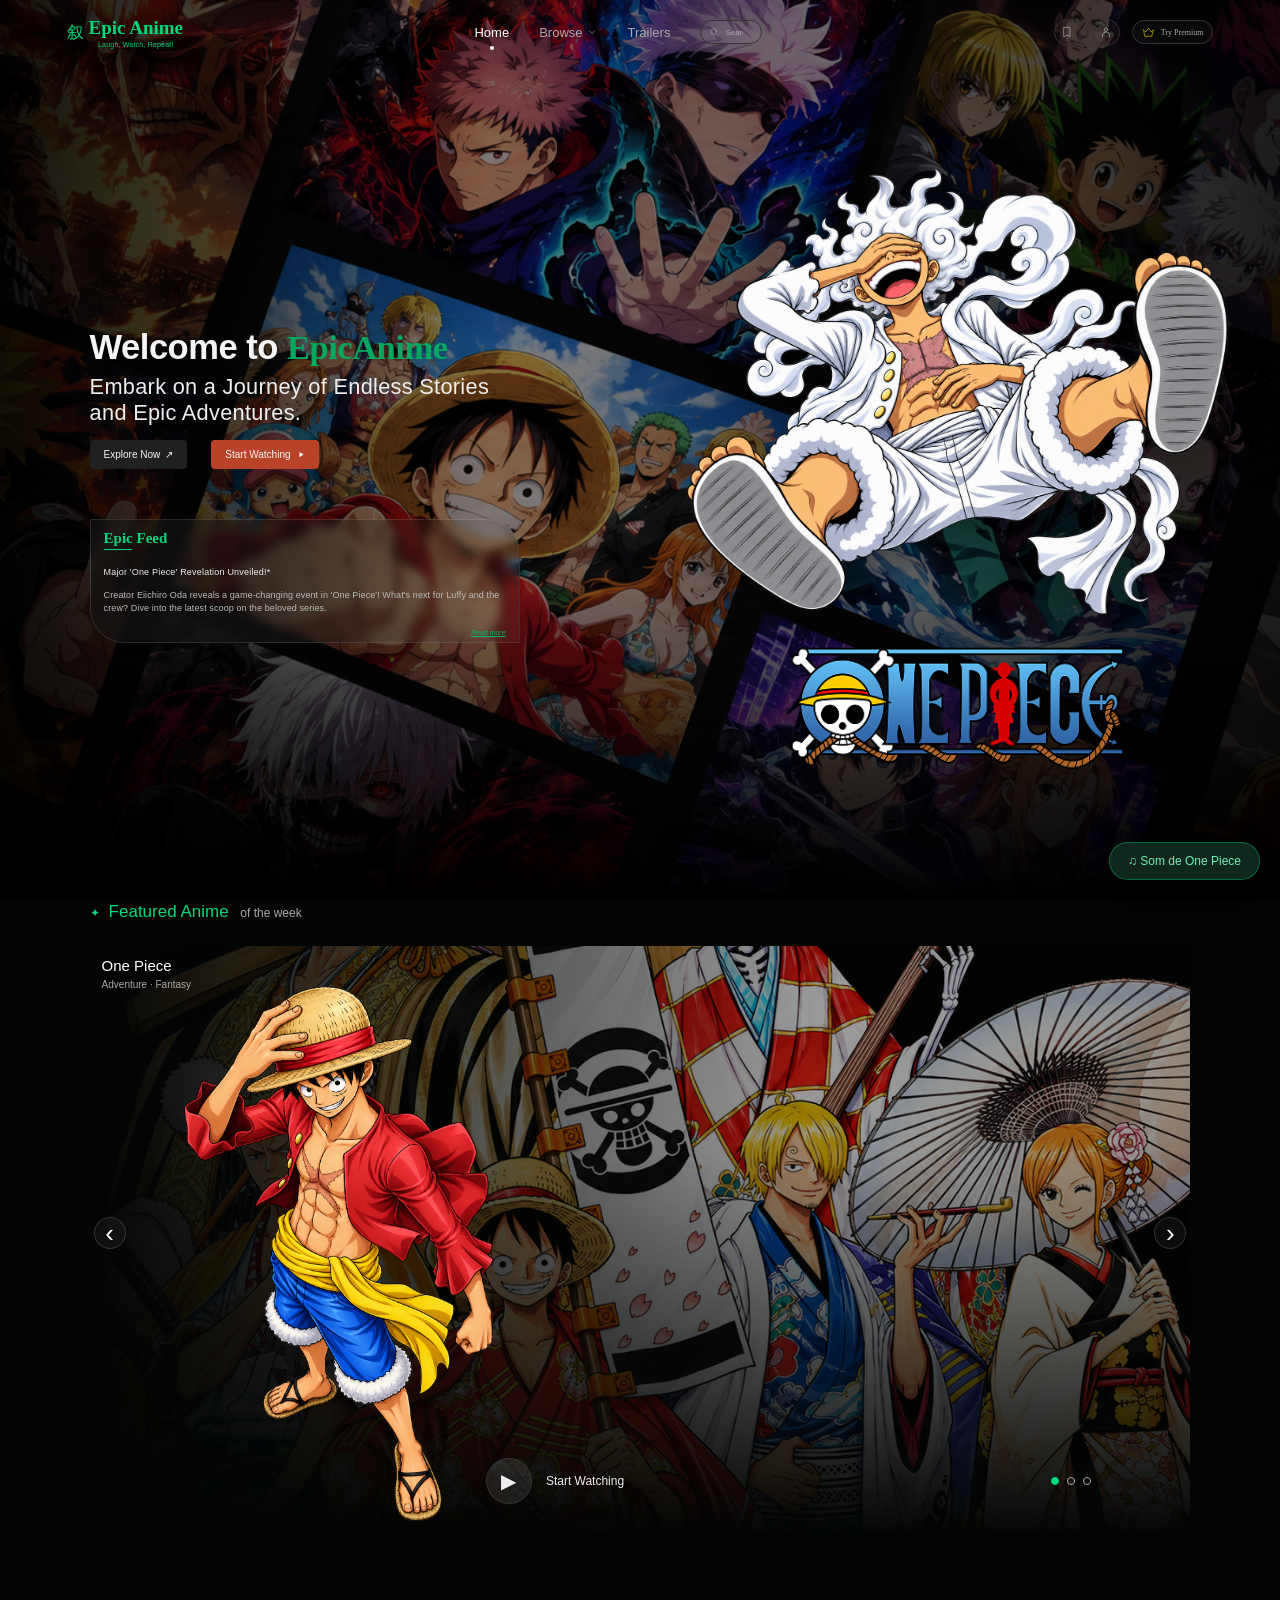
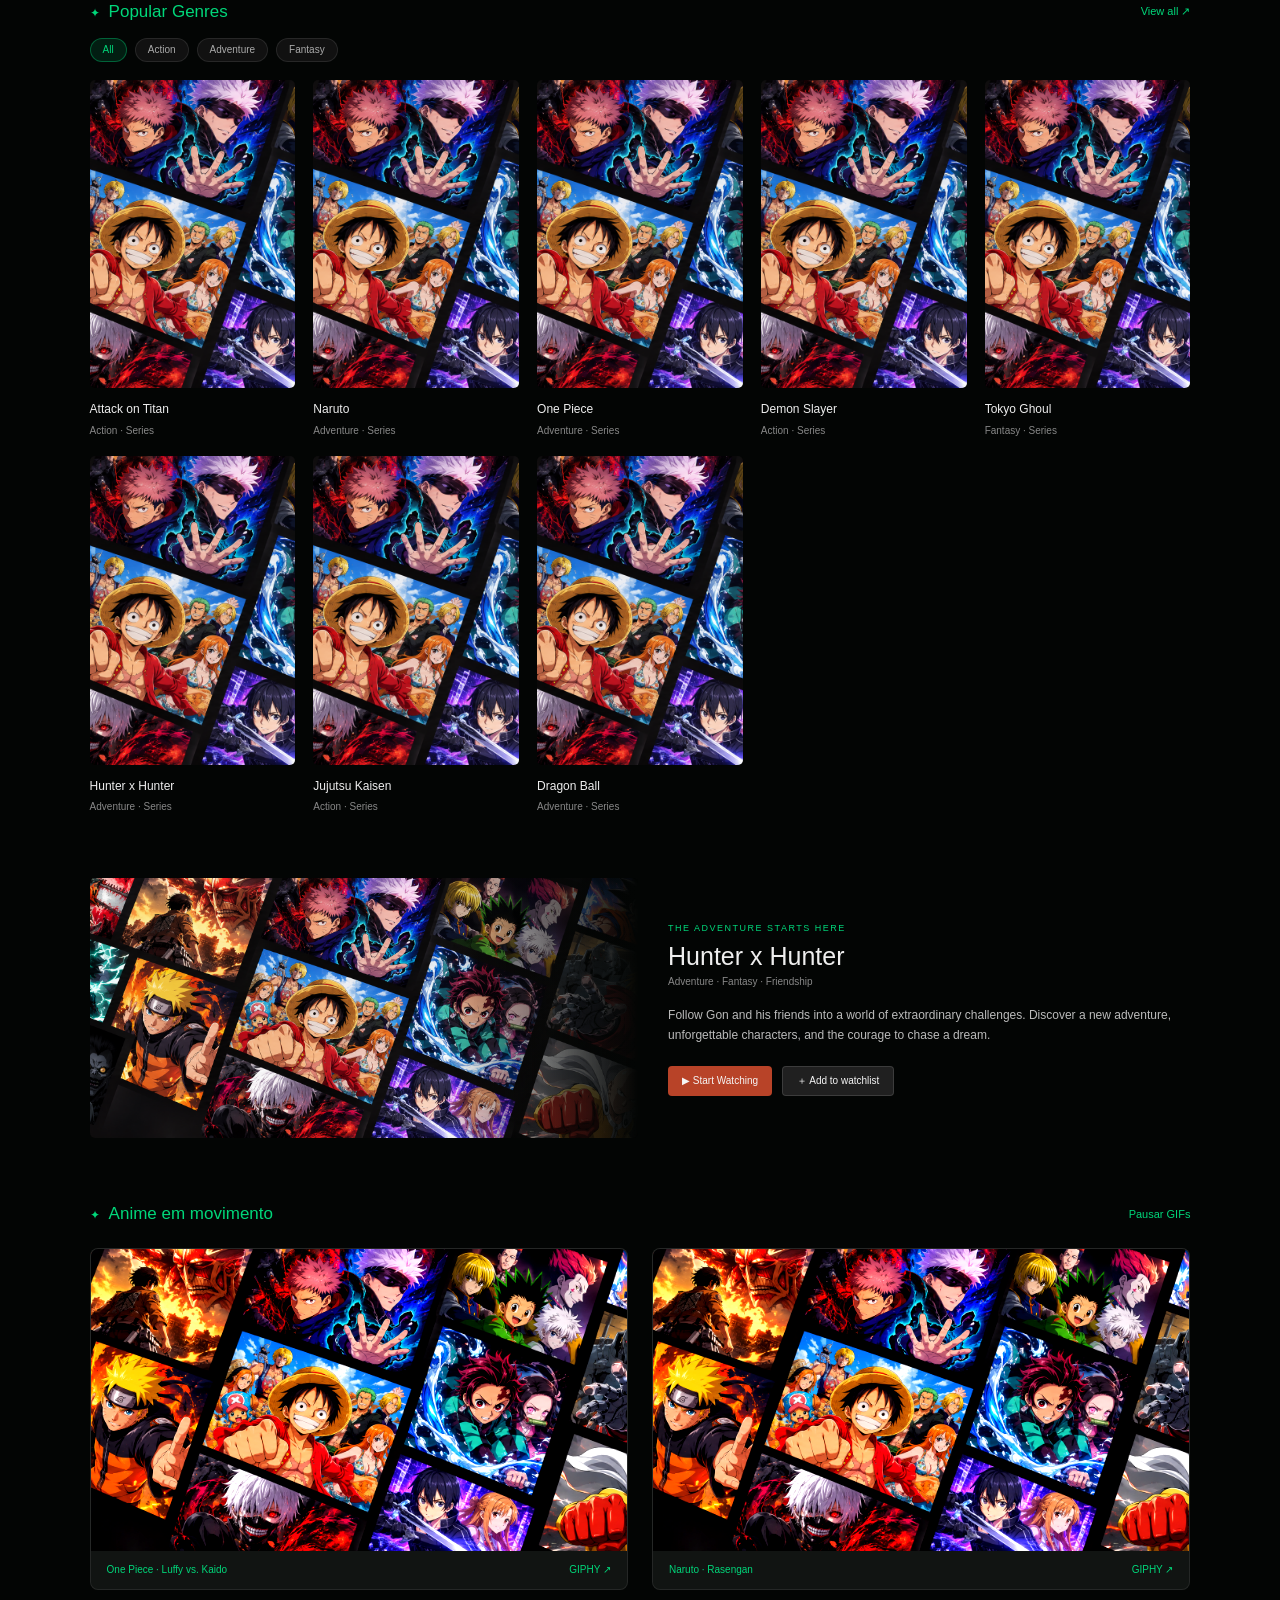
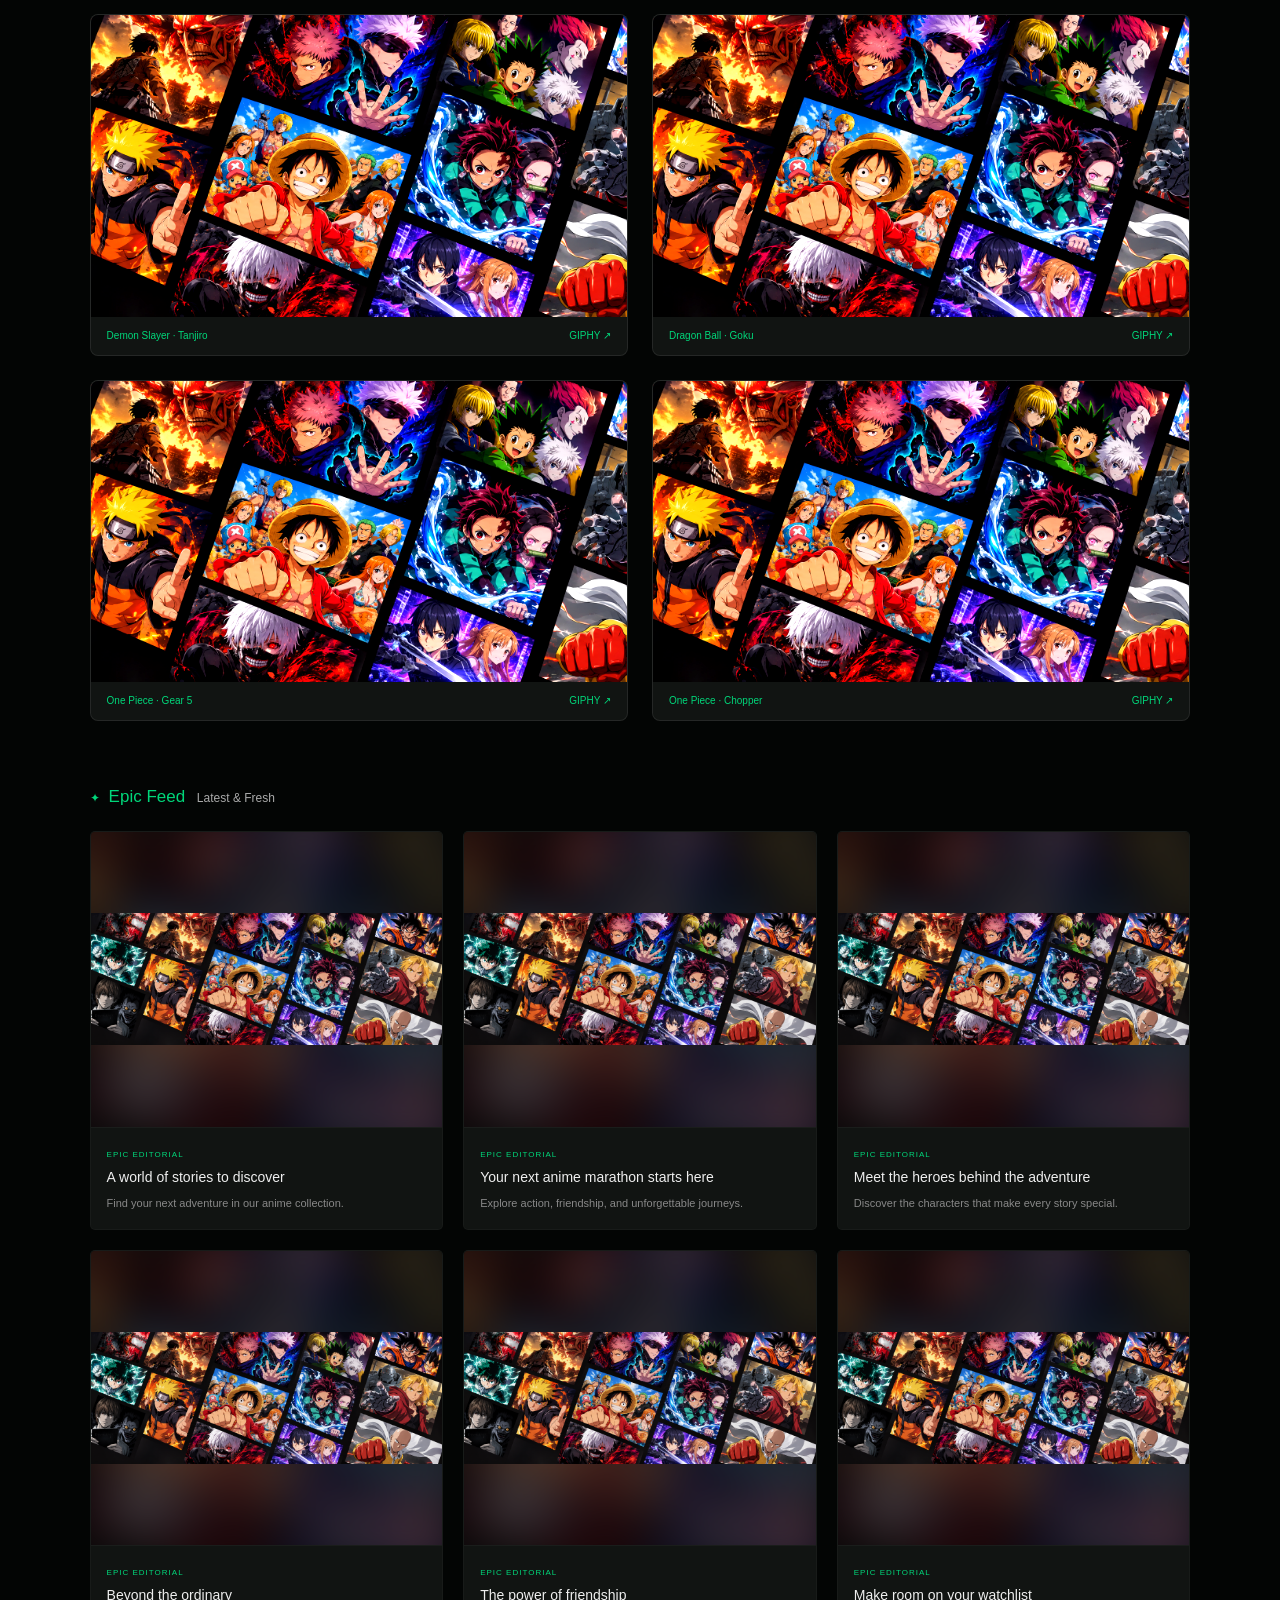
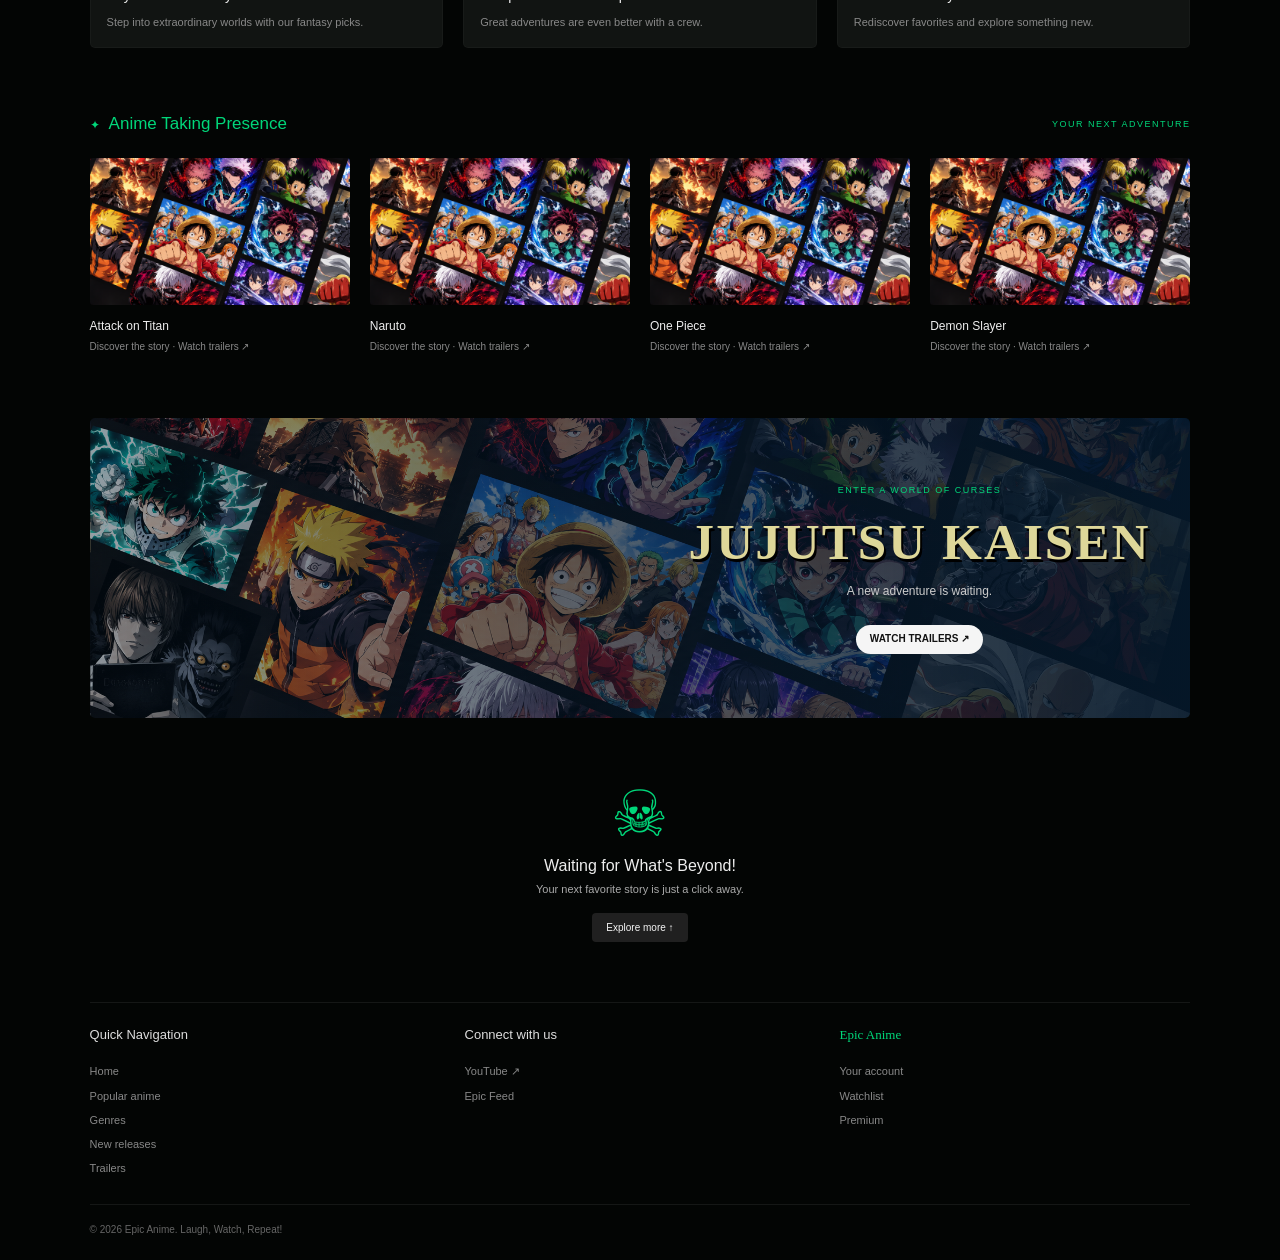
<file: index.html>
<!DOCTYPE html>
<html lang="en">

<head>
   <meta charset="UTF-8">
   <meta name="viewport" content="width=device-width, initial-scale=1.0">
   <title>Epic Anime</title>
   <link rel="stylesheet" href="./assets/styles/styles.css">
</head>

<body>
   <header>
      <nav class="navbar" aria-label="Main navigation">
         <a class="brand" href="./"><span aria-hidden="true">叙</span><span><strong>Epic Anime</strong><small>Laugh,
                  Watch, Repeat!</small></span></a>
         <div class="nav-links">
            <a class="active" href="./" aria-current="page">Home</a>
            <details>
               <summary>Browse <svg viewBox="0 0 24 24" aria-hidden="true">
                     <path d="m7 10 5 5 5-5" />
                  </svg></summary>
               <div class="dropdown"><a href="#popular">Popular anime</a><a href="#releases">New releases</a><a
                     href="#genres">Genres</a></div>
            </details>
            <a href="#trailers">Trailers</a>
            <form class="search" role="search" action="./"><svg viewBox="0 0 24 24" aria-hidden="true">
                  <circle cx="10" cy="10" r="6" />
                  <path d="m15 15 5 5" />
               </svg><input type="search" name="q" placeholder="Search" aria-label="Search anime"></form>
         </div>
         <div class="actions">
            <a class="icon-button" href="#watchlist" aria-label="Watchlist"><svg viewBox="0 0 24 24" aria-hidden="true">
                  <path d="M7 4h10v16l-5-3-5 3z" />
               </svg></a>
            <a class="icon-button" href="#profile" aria-label="Profile"><svg viewBox="0 0 24 24" aria-hidden="true">
                  <circle cx="12" cy="8" r="3" />
                  <path d="M6 20v-2a6 6 0 0 1 12 0v2" />
               </svg></a>
            <a class="premium" href="#premium"><svg viewBox="0 0 24 24" aria-hidden="true">
                  <path d="m3 7 4 4 5-7 5 7 4-4-3 12H6z" />
               </svg>Try Premium</a>
         </div>
      </nav>
      <div class="hero">
         <div class="hero-content">
            <section class="welcome" aria-labelledby="welcome-title">
               <h1 id="welcome-title">Welcome to <span>EpicAnime</span></h1>
               <p>Embark on a Journey of Endless Stories and Epic Adventures.</p>
               <div class="hero-buttons">
                  <a class="button button-explore" href="#popular">Explore Now <span aria-hidden="true">&#8599;</span></a>
                  <a class="button button-watch" href="#trailers">Start Watching <svg viewBox="0 0 24 24" aria-hidden="true"><path d="m9 5 11 7-11 7z"/></svg></a>
               </div>
            </section>
            <article class="feed" aria-labelledby="feed-title">
               <h2 id="feed-title">Epic Feed</h2>
               <h3>Major 'One Piece' Revelation Unveiled!*</h3>
               <p>Creator Eiichiro Oda reveals a game-changing event in 'One Piece'! What's next for Luffy and the crew? Dive into the latest scoop on the beloved series.</p>
               <a href="#news">Read more</a>
            </article>
         </div>
         <div class="hero-art">
            <img class="luffy" src="./assets/images/cabelosDeNuvem.png" alt="Luffy laughing in his Gear 5 form" fetchpriority="high">
            <img class="one-piece-logo" src="./assets/images/onepiece.png" alt="One Piece">
         </div>
      </div>
   </header>
   <main class="page-content">
      <section class="featured section" id="popular" aria-labelledby="featured-title">
         <div class="section-heading"><h2 id="featured-title">Featured Anime <span>of the week</span></h2></div>
         <div class="featured-stage">
            <div class="featured-backdrop"></div>
            <div class="featured-label"><span>One Piece</span><small>Adventure · Fantasy</small></div>
            <img class="featured-character" src="./assets/images/LuffyDinamico.png" alt="Monkey D. Luffy" loading="lazy">
            <button class="carousel-arrow previous" aria-label="Previous featured anime">‹</button>
            <button class="carousel-arrow next" aria-label="Next featured anime">›</button>
            <div class="featured-controls"><button class="featured-watch" aria-haspopup="dialog" aria-controls="video-dialog"><span class="play-button" aria-hidden="true">▶</span><span>Start Watching</span></button><div class="carousel-dots" aria-label="Featured anime selection"></div></div>
         </div>
      </section>
      <section class="section" id="genres" aria-labelledby="genres-title">
         <div class="section-heading"><h2 id="genres-title">Popular Genres</h2><button class="text-button" id="show-all">View all ↗</button></div>
         <div class="genre-filters" aria-label="Filter anime by genre"><button class="selected" data-genre="All">All</button><button data-genre="Action">Action</button><button data-genre="Adventure">Adventure</button><button data-genre="Fantasy">Fantasy</button></div>
         <div class="anime-grid" id="anime-grid"></div>
      </section>
      <section class="spotlight section" aria-labelledby="spotlight-title">
         <div class="spotlight-image" role="img" aria-label="Hunter x Hunter artwork"></div>
         <div class="spotlight-copy"><p class="eyebrow">THE ADVENTURE STARTS HERE</p><h2 id="spotlight-title"><a href="./pages/hunter-x-hunter/index.html">Hunter x Hunter</a></h2><p class="metadata">Adventure · Fantasy · Friendship</p><p>Follow Gon and his friends into a world of extraordinary challenges. Discover a new adventure, unforgettable characters, and the courage to chase a dream.</p><div class="hero-buttons"><a class="button button-watch" href="./pages/hunter-x-hunter/index.html">▶ Start Watching</a><button class="button button-explore" id="save-anime">＋ Add to watchlist</button></div></div>
      </section>
      <section class="section animated-moments" aria-labelledby="moments-title">
         <div class="section-heading"><h2 id="moments-title">Anime em movimento</h2><button class="text-button" id="toggle-gifs" aria-pressed="false">Pausar GIFs</button></div>
         <div class="gif-grid">
            <figure class="gif-card"><img src="https://media.giphy.com/media/YKZs5YQrcBnt1jR6A6/giphy.gif" data-gif-id="YKZs5YQrcBnt1jR6A6" alt="Luffy lutando contra Kaido em One Piece" loading="lazy" width="480" height="270"><figcaption><a href="./pages/one-piece/index.html">One Piece · Luffy vs. Kaido</a><a href="https://giphy.com/gifs/YKZs5YQrcBnt1jR6A6" target="_blank" rel="noopener noreferrer">GIPHY ↗</a></figcaption></figure>
            <figure class="gif-card"><img src="https://media.giphy.com/media/6XcNZSMFJfV5KUPwHN/giphy.gif" data-gif-id="6XcNZSMFJfV5KUPwHN" alt="Naruto usando Rasengan" loading="lazy" width="480" height="270"><figcaption><a href="./pages/naruto/index.html">Naruto · Rasengan</a><a href="https://giphy.com/gifs/6XcNZSMFJfV5KUPwHN" target="_blank" rel="noopener noreferrer">GIPHY ↗</a></figcaption></figure>
         </div>
      </section>
      <section class="section" id="news" aria-labelledby="news-title">
         <div class="section-heading"><h2 id="news-title">Epic Feed <span>Latest &amp; Fresh</span></h2></div>
         <div class="news-grid" id="news-grid"></div>
      </section>
      <section class="section" id="releases" aria-labelledby="releases-title">
         <div class="section-heading"><h2 id="releases-title">Anime Taking Presence</h2><span class="eyebrow">YOUR NEXT ADVENTURE</span></div>
         <div class="release-grid" id="release-grid"></div>
      </section>
      <section class="trailer-banner section" id="trailers" aria-labelledby="trailer-title"><div><p class="eyebrow">ENTER A WORLD OF CURSES</p><h2 id="trailer-title"><a href="./pages/jujutsu-kaisen/index.html">JUJUTSU KAISEN</a></h2><p>A new adventure is waiting.</p><a class="button trailer-link" href="https://www.youtube.com/results?search_query=jujutsu+kaisen+official+trailer" target="_blank" rel="noopener noreferrer">WATCH TRAILERS ↗</a></div></section>
      <section class="farewell"><span class="farewell-symbol" aria-hidden="true">☠</span><h2>Waiting for What's Beyond!</h2><p>Your next favorite story is just a click away.</p><a class="button button-explore" href="#popular">Explore more ↑</a></section>
   </main>
   <footer class="footer"><div><h2>Quick Navigation</h2><a href="./">Home</a><a href="#popular">Popular anime</a><a href="#genres">Genres</a><a href="#releases">New releases</a><a href="#trailers">Trailers</a></div><div><h2>Connect with us</h2><a href="https://www.youtube.com/results?search_query=anime+official" target="_blank" rel="noopener noreferrer">YouTube ↗</a><a href="#news">Epic Feed</a></div><div><h2 class="footer-brand">Epic Anime</h2><a href="#profile">Your account</a><a href="#watchlist">Watchlist</a><a href="#premium">Premium</a></div><p class="copyright">© 2026 Epic Anime. Laugh, Watch, Repeat!</p></footer>
   <dialog id="info-dialog"><button class="dialog-close" aria-label="Close dialog">×</button><h2></h2><p></p><button class="button button-watch dialog-dismiss">Got it</button></dialog>
   <dialog id="video-dialog" class="video-dialog" aria-labelledby="video-title">
      <div class="video-heading"><h2 id="video-title">One Piece — Trailer</h2><button class="video-close" aria-label="Close video" autofocus>&times;</button></div>
      <div class="video-frame"></div>
      <a class="video-external" href="https://www.youtube.com/watch?v=1KMcoJBMWE4" target="_blank" rel="noopener noreferrer">Assistir no YouTube ↗</a>
   </dialog>
   <aside class="sound-widget" aria-label="Som de One Piece">
      <button class="sound-toggle" aria-expanded="false" aria-controls="one-piece-sound">♫ Som de One Piece</button>
      <div id="one-piece-sound" class="sound-panel" hidden>
         <div class="sound-heading"><span>One Piece · Trailer</span><button class="sound-stop" aria-label="Parar som e fechar">&times;</button></div>
         <div class="sound-player"></div>
         <p>Controle o volume pelo player.</p>
      </div>
   </aside>
   <script src="./assets/scripts/sound.js"></script>
   <script src="./assets/scripts/main.js"></script>
   <script src="./assets/scripts/animations.js"></script>
</body>

</html>
</file>
<file: assets/styles/styles.css>
@import url("./reset.css");
@import url("./animations.css");

.sound-widget { position: fixed; right: 20px; bottom: 20px; z-index: 20; display: flex; flex-direction: column; align-items: flex-end; gap: 10px; }
.sound-toggle { border: 1px solid #00d77a65; border-radius: 24px; padding: 12px 18px; background: #10271d; color: #70edaf; font-size: 12px; box-shadow: 0 5px 20px #0007; }
.sound-panel { width: min(340px, calc(100vw - 40px)); order: -1; padding: 12px; border: 1px solid #ffffff25; border-radius: 12px; background: #101813; box-shadow: 0 10px 30px #0009; }
.sound-panel[hidden] { display: none; }
.sound-heading { display: flex; align-items: center; justify-content: space-between; margin-bottom: 10px; font-size: 12px; color: #eee; }
.sound-stop { border: 0; background: transparent; color: #fff; font-size: 25px; }
.sound-player { aspect-ratio: 16 / 9; background: #000; }
.sound-player iframe { width: 100%; height: 100%; display: block; border: 0; }
.sound-panel p { font-size: 11px; margin-top: 10px; line-height: 1.5; }

* {
   box-sizing: border-box;
}

body {
   background: #080a09;
   color: #aaa;
   font-family: Arial, Helvetica, sans-serif;
}

a {
   color: inherit;
   text-decoration: none;
}

header {
   min-height: 100vh;
   background: linear-gradient(0deg, #000 0%, transparent 35%), linear-gradient(90deg, #000e 0%, #0007 38%, #0009 70%, #000d 100%), url("../images/colagemAnime.png") center top / cover no-repeat;
}

svg {
   width: 14px;
   height: 14px;
   fill: none;
   stroke: currentColor;
   stroke-width: 1.3;
   stroke-linecap: round;
   stroke-linejoin: round;
   flex-shrink: 0;
}

.navbar {
   min-height: 64px;
   max-width: 1440px;
   margin: auto;
   padding: 0 5.2%;
   display: flex;
   align-items: center;
   justify-content: space-between;
   gap: 24px;
}

.brand {
   display: flex;
   align-items: center;
   gap: 5px;
   color: #00d77a;
   flex-shrink: 0;
}

.brand>span:first-child {
   font-size: 17px;
}

.brand strong {
   display: block;
   font: bold 19px Georgia, serif;
}

.brand small {
   display: block;
   margin-top: 2px;
   text-align: center;
   font-size: 7px;
   letter-spacing: .2px;
}

.nav-links,
.actions {
   display: flex;
   align-items: center;
}

.nav-links {
   gap: 30px;
   margin: 0 auto;
   font-size: 13px;
}

.nav-links>a,
summary {
   position: relative;
   padding: 25px 0;
   white-space: nowrap;
}

.nav-links a:hover,
summary:hover,
.active {
   color: #fff;
}

.active::after {
   content: '';
   position: absolute;
   bottom: 14px;
   left: calc(50% - 2px);
   width: 4px;
   height: 4px;
   border-radius: 50%;
   background: #fff;
}

details {
   position: relative;
}

summary {
   display: flex;
   align-items: center;
   gap: 3px;
   list-style: none;
   cursor: pointer;
}

summary::-webkit-details-marker {
   display: none;
}

summary svg {
   width: 12px;
}

.dropdown {
   position: absolute;
   z-index: 2;
   top: 54px;
   left: -12px;
   width: 150px;
   padding: 6px;
   border: 1px solid #333;
   border-radius: 10px;
   background: #141615;
}

.dropdown a {
   display: block;
   padding: 10px;
   border-radius: 5px;
   font-size: 12px;
}

.dropdown a:hover {
   background: #ffffff12;
}

.search {
   display: flex;
   align-items: center;
   gap: 5px;
   width: 62px;
   height: 24px;
   padding: 0 8px;
   border: 1px solid #343434;
   border-radius: 20px;
   background: #ffffff0a;
}

.search svg {
   width: 11px;
   height: 11px;
}

.search input {
   width: 100%;
   min-width: 0;
   padding: 0;
   border: 0;
   outline: 0;
   color: #eee;
   background: transparent;
   font: 8px Arial, sans-serif;
}

.search input::placeholder {
   color: #aaa;
}

.search:focus-within {
   width: 120px;
   border-color: #00d77a;
}

.actions {
   gap: 12px;
}

.icon-button {
   width: 27px;
   height: 27px;
   display: grid;
   place-items: center;
   border: 1px solid #333;
   border-radius: 50%;
   background: #ffffff08;
}

.premium {
   display: flex;
   align-items: center;
   gap: 6px;
   height: 24px;
   padding: 0 9px;
   border: 1px solid #343434;
   border-radius: 20px;
   background: #ffffff08;
   font: 8px Georgia, serif;
   white-space: nowrap;
}

.premium svg {
   width: 13px;
   height: 13px;
   color: #c9b600;
}

.icon-button:hover,
.premium:hover {
   background: #ffffff18;
   border-color: #777;
}

a:focus-visible,
summary:focus-visible {
   outline: 2px solid #00d77a;
   outline-offset: 4px;
}

.hero {
   width: 86%;
   max-width: 1280px;
   min-height: calc(100vh - 64px);
   margin: auto;
   display: grid;
   grid-template-columns: 1fr 1fr;
   align-items: center;
   gap: 6%;
   padding: 48px 0 72px;
}

.hero-content { padding-top: 30px; }
.welcome h1 { color: #f5f5f5; font-size: clamp(24px, 2.7vw, 40px); font-weight: 600; line-height: 1.2; letter-spacing: -.5px; }
.welcome h1 span { color: #00a95f; font-family: Georgia, 'Times New Roman', serif; font-weight: bold; }
.welcome > p { max-width: 430px; margin-top: 5px; color: #eee; font-size: clamp(15px, 1.7vw, 22px); line-height: 1.2; letter-spacing: .3px; }
.hero-buttons { display: flex; flex-wrap: wrap; gap: 24px; margin-top: 14px; }
.button { display: inline-flex; align-items: center; justify-content: center; gap: 5px; min-height: 29px; padding: 9px 14px; border-radius: 4px; color: #f5f5f5; font-size: 10px; line-height: 1; transition: background .15s; }
.button-explore { background: #202020; }
.button-explore:hover { background: #353535; }
.button-watch { background: #b84328; }
.button-watch:hover { background: #d25536; }
.button-watch svg { width: 9px; height: 9px; fill: currentColor; stroke: none; }
.feed { max-width: 430px; margin-top: 50px; padding: 10px 13px 6px; border: 1px solid #ffffff1c; border-radius: 0 34px 0 34px; background: linear-gradient(110deg, #131313b3, #ffffff0c); backdrop-filter: blur(5px); }
.feed h2 { margin-bottom: 16px; color: #00d77a; font: bold 15px Georgia, serif; }
.feed h2::after { content: ''; display: block; width: 28px; height: 1px; margin-top: 2px; background: #00d77a; }
.feed h3 { margin-bottom: 10px; color: #eee; font-size: 9px; line-height: 1.4; letter-spacing: .2px; }
.feed p { color: #bbb; font-size: 9px; line-height: 1.5; letter-spacing: .1px; }
.feed > a { display: block; width: fit-content; margin: 13px 0 0 auto; color: #00b76b; font-size: 7px; font-style: italic; text-decoration: underline; }
.hero-art { display: flex; flex-direction: column; align-items: center; gap: 22px; width: 100%; transform: translateX(5%); }
.luffy { display: block; width: 105%; height: auto; filter: drop-shadow(0 12px 20px #0005); }
.one-piece-logo { display: block; width: 65%; max-width: 354px; height: auto; }

@media (min-width: 701px) and (max-width: 1000px) {
   .hero { grid-template-columns: 1fr 1fr; gap: 9%; }
   .hero-art { width: 108%; }
}

@media (max-width: 700px) {
   .navbar {
      flex-wrap: wrap;
      gap: 0 16px;
      padding: 16px 5%;
   }

   .actions {
      margin-left: auto;
   }

   .nav-links {
      order: 3;
      width: 100%;
      justify-content: center;
      gap: 26px;
   }

   .nav-links>a,
   summary {
      padding: 22px 0 16px;
   }

   .active::after {
      bottom: 7px;
   }

   .hero { min-height: auto; grid-template-columns: 1fr; gap: 36px; padding: 40px 0; }
   .hero-content { padding-top: 0; }
   .welcome h1 { font-size: clamp(24px, 6vw, 36px); }
   .welcome > p { font-size: 16px; }
   .feed { max-width: none; margin-top: 32px; padding: 16px; }
   .feed h3, .feed p { font-size: 12px; }
   .feed > a { font-size: 10px; }
   .hero-art { width: 100%; max-width: 420px; margin: auto; transform: none; }
   .luffy { width: 100%; }
}

@media (prefers-reduced-motion: reduce) {
   .button { transition: none; }
}

html { scroll-behavior: smooth; scroll-padding-top: 24px; }
body { background: #030504; }
button { font: inherit; color: inherit; cursor: pointer; }
button:focus-visible { outline: 2px solid #00d77a; outline-offset: 4px; }
.page-content, .footer { width: 86%; max-width: 1280px; margin: 0 auto; }
.section { margin: 0 0 64px; }
.section-heading { display: flex; justify-content: space-between; align-items: center; gap: 20px; margin-bottom: 22px; }
.section-heading h2 { color: #00d77a; font-size: 17px; line-height: 1.4; }
.section-heading h2::before { content: '✦'; margin-right: 9px; font-size: 12px; }
.section-heading h2 span { color: #aaa; margin-left: 7px; font-size: 12px; }
.text-button { padding: 5px 0; background: none; border: 0; color: #00d77a; font-size: 11px; }
.featured-stage { height: clamp(330px, 49vw, 590px); position: relative; isolation: isolate; overflow: hidden; }
.featured-backdrop { position: absolute; inset: 0; z-index: -2; background-position: center; background-size: cover; opacity: .6; }
.featured-stage::after { content: ''; position: absolute; inset: 0; z-index: -1; background: linear-gradient(0deg, #030504 0%, transparent 65%), linear-gradient(90deg, #030504 0%, transparent 65%); }
.featured-label { position: absolute; top: 12px; left: 12px; display: grid; gap: 7px; color: white; font-size: 15px; }
.featured-label small { color: #aaa; font-size: 10px; }
.featured-character { position: absolute; height: 91%; width: 43%; object-fit: contain; object-position: bottom; bottom: 15px; left: 1%; }
.carousel-arrow { position: absolute; top: 46%; border: 1px solid #ffffff26; width: 32px; height: 32px; border-radius: 50%; background: #ffffff0b; color: white; font-size: 26px; }
.previous { left: 4px; } .next { right: 4px; }
.featured-controls { position: absolute; bottom: 32px; left: 36%; right: 9%; display: flex; align-items: center; gap: 14px; color: #eee; font-size: 12px; }
.play-button { display: grid; place-items: center; width: 46px; height: 46px; border-radius: 50%; background: #ffffff18; border: 1px solid #ffffff16; font-size: 20px; }
.carousel-dots { display: flex; gap: 8px; margin-left: auto; }
.carousel-dots button { width: 8px; height: 8px; border-radius: 50%; background: transparent; border: 1px solid #aaa; padding: 0; }
.carousel-dots button[aria-pressed="true"] { background: #00d77a; border-color: #00d77a; }
.genre-filters { display: flex; gap: 8px; margin: -8px 0 18px; }
.genre-filters button { border: 1px solid #ffffff18; background: #111; border-radius: 20px; font-size: 10px; padding: 6px 12px; }
.genre-filters .selected { background: #00d77a1f; color: #00d77a; border-color: #00d77a60; }
.anime-grid { display: grid; grid-template-columns: repeat(5, minmax(0, 1fr)); gap: 18px; }
.anime-card img { width: 100%; aspect-ratio: 2 / 3; object-fit: cover; border-radius: 5px; transition: transform .2s; }
.anime-card:hover img { transform: translateY(-5px); }
.anime-card h3, .release-card h3 { font-size: 12px; color: #eee; line-height: 1.4; margin: 10px 0 5px; }
.anime-card p, .release-card p { font-size: 10px; color: #888; line-height: 1.5; }
.spotlight { display: grid; grid-template-columns: 1.05fr 1fr; gap: 30px; align-items: center; }
.spotlight-image { min-height: 260px; height: 100%; border-radius: 5px; background: linear-gradient(90deg, transparent 65%, #030504), url('https://cdn.myanimelist.net/images/anime/1337/99013.jpg') center 35% / cover, url('../images/colagemAnime.png') center / cover; }
.eyebrow { color: #00d77a; font-size: 9px; letter-spacing: 1.5px; line-height: 1.6; }
.spotlight-copy h2 { color: #eee; font-size: 25px; margin: 8px 0; }
.spotlight-copy .metadata { font-size: 10px; color: #888; margin-bottom: 18px; }
.spotlight-copy > p:last-of-type { font-size: 12px; line-height: 1.7; color: #bbb; }
.spotlight .hero-buttons { gap: 10px; margin-top: 20px; }
.spotlight button { border: 1px solid #ffffff20; }
.news-grid { display: grid; grid-template-columns: repeat(3, minmax(0, 1fr)); gap: 20px; }
.news-card { background: #111412; border: 1px solid #ffffff08; border-radius: 5px; overflow: hidden; }
.news-card { display: flex; flex-direction: column; }
.news-media { position: relative; isolation: isolate; height: clamp(220px, 23vw, 300px); overflow: hidden; background: #080b09; }
.news-media img { display: block; width: 100%; height: 100%; object-fit: contain; position: relative; z-index: 1; }
.news-media .news-backdrop { position: absolute; inset: 0; z-index: 0; object-fit: cover; filter: blur(22px) brightness(.4); transform: scale(1.15); }
.news-content { padding: 16px; flex: 1; border-top: 1px solid #ffffff0a; }
.news-card small { font-size: 8px; letter-spacing: 1px; color: #00d77a; }
.news-card h3 { color: #eee; font-size: 14px; line-height: 1.4; margin: 8px 0; }
.news-card p { color: #888; font-size: 11px; line-height: 1.6; }
.release-grid { display: grid; grid-template-columns: repeat(4, minmax(0, 1fr)); gap: 20px; }
.release-card img { width: 100%; aspect-ratio: 16 / 9; object-fit: cover; object-position: center 25%; border-radius: 3px; }
.trailer-banner { min-height: 300px; display: flex; align-items: center; justify-content: flex-end; padding: 40px; text-align: center; border-radius: 5px; background: linear-gradient(90deg, #05142266, #041729ed), url('https://cdn.myanimelist.net/images/anime/1171/109222.jpg') left 30% / cover, url('../images/colagemAnime.png') center / cover; }
.trailer-banner h2 { color: #ded799; font: bold clamp(25px, 4vw, 52px) Georgia, serif; letter-spacing: 2px; margin: 14px 0; text-shadow: 2px 3px #000; }
.trailer-banner p:not(.eyebrow) { font-size: 12px; color: #ccc; }
.trailer-link { background: #f5f5f5; color: #111; margin-top: 28px; font-weight: bold; border-radius: 20px; }
.farewell { text-align: center; margin: 30px auto 60px; }
.farewell-symbol { display: block; color: #00d77a; font-size: 64px; margin-bottom: 12px; }
.farewell h2 { font-size: 16px; color: #eee; margin-bottom: 10px; }
.farewell p { font-size: 11px; margin-bottom: 18px; }
.footer { display: grid; grid-template-columns: repeat(3, 1fr); gap: 24px; padding: 25px 0; border-top: 1px solid #ffffff12; }
.footer h2 { color: #ddd; font-size: 13px; margin-bottom: 18px; }
.footer .footer-brand { color: #00d77a; font-family: Georgia, serif; }
.footer a { display: block; width: fit-content; font-size: 11px; line-height: 2.2; color: #888; }
.footer a:hover { color: #00d77a; }
.copyright { grid-column: 1 / -1; padding-top: 20px; border-top: 1px solid #ffffff12; font-size: 10px; color: #666; }
dialog { position: fixed; width: min(420px, 90%); padding: 32px; border: 1px solid #00d77a50; border-radius: 14px; color: #ddd; background: #111814; }
dialog::backdrop { background: #000b; backdrop-filter: blur(5px); }
dialog h2 { color: #00d77a; margin-bottom: 18px; font-size: 22px; }
dialog p { line-height: 1.7; font-size: 14px; margin-bottom: 20px; }
.dialog-close { position: absolute; top: 8px; right: 12px; border: 0; background: none; font-size: 24px; }
.dialog-dismiss { border: 0; }
.gif-grid { display: grid; grid-template-columns: repeat(2, minmax(0, 1fr)); gap: 24px; }
.gif-card { overflow: hidden; border: 1px solid #ffffff15; border-radius: 8px; background: #111412; }
.gif-card img { display: block; width: 100%; height: auto; aspect-ratio: 16 / 9; object-fit: cover; object-position: center; background: #050706; filter: contrast(1.15) saturate(1.3) brightness(1.06); }
.animated-moments { width: 100%; max-width: none; margin-left: auto; margin-right: auto; }
.gif-card figcaption { display: flex; justify-content: space-between; align-items: center; gap: 12px; padding: 14px 16px; color: #eee; font-size: 13px; }
.gif-card figcaption a { color: #00d77a; font-size: 10px; }
@media (max-width: 700px) { .gif-grid { grid-template-columns: 1fr; } }
.featured-watch { display: inline-flex; align-items: center; gap: 14px; padding: 0; border: 0; background: transparent; color: #eee; font-size: inherit; }
.featured-watch:hover .play-button { background: #00d77a35; border-color: #00d77a; }
body.video-open { overflow: hidden; }
dialog.video-dialog { width: min(960px, 94vw); max-width: none; max-height: 90vh; padding: 16px; overflow-y: auto; }
.video-heading { display: flex; justify-content: space-between; align-items: center; gap: 16px; margin-bottom: 12px; }
.video-heading h2 { margin: 0; font-size: 18px; }
.video-close { border: 0; background: transparent; color: #eee; font-size: 30px; padding: 0 6px; }
.video-frame { aspect-ratio: 16 / 9; background: #000; }
.video-frame iframe { display: block; width: 100%; height: 100%; border: 0; }
.video-external { display: inline-block; margin-top: 12px; color: #00d77a; font-size: 12px; }
@media (min-width: 1500px) { header { min-height: 850px; } .hero { min-height: 786px; } }
@media (max-width: 700px) {
   .section { margin-bottom: 42px; }
   .section-heading h2 { font-size: 15px; }
   .section-heading h2 span { display: block; margin: 3px 0 0 20px; }
   .anime-grid { grid-template-columns: repeat(2, minmax(0, 1fr)); gap: 20px 14px; }
   .featured-stage { height: 350px; }
   .featured-character { width: 58%; }
   .featured-controls { left: 32%; right: 8%; gap: 8px; font-size: 10px; bottom: 15px; }
   .play-button { width: 34px; height: 34px; flex-shrink: 0; font-size: 14px; }
   .carousel-dots { gap: 6px; }
   .spotlight { grid-template-columns: 1fr; gap: 20px; }
   .spotlight-image { min-height: 220px; }
   .news-grid { grid-template-columns: repeat(2, minmax(0, 1fr)); gap: 12px; }
   .news-media { height: clamp(180px, 43vw, 260px); }
   .news-content { padding: 12px; }
   .news-card h3 { font-size: 12px; }
   .news-card:nth-child(2), .news-card:nth-child(5) { transform: none; }
   .release-grid { grid-template-columns: repeat(2, minmax(0, 1fr)); gap: 20px 12px; }
   .section-heading > .eyebrow { display: none; }
   .trailer-banner { min-height: 250px; padding: 24px; justify-content: center; }
   .footer { gap: 16px; }
   .footer h2 { font-size: 11px; }
   .footer a { font-size: 10px; }
}
@media (prefers-reduced-motion: reduce) { html { scroll-behavior: auto; } .anime-card img { transition: none; } }
</file>
